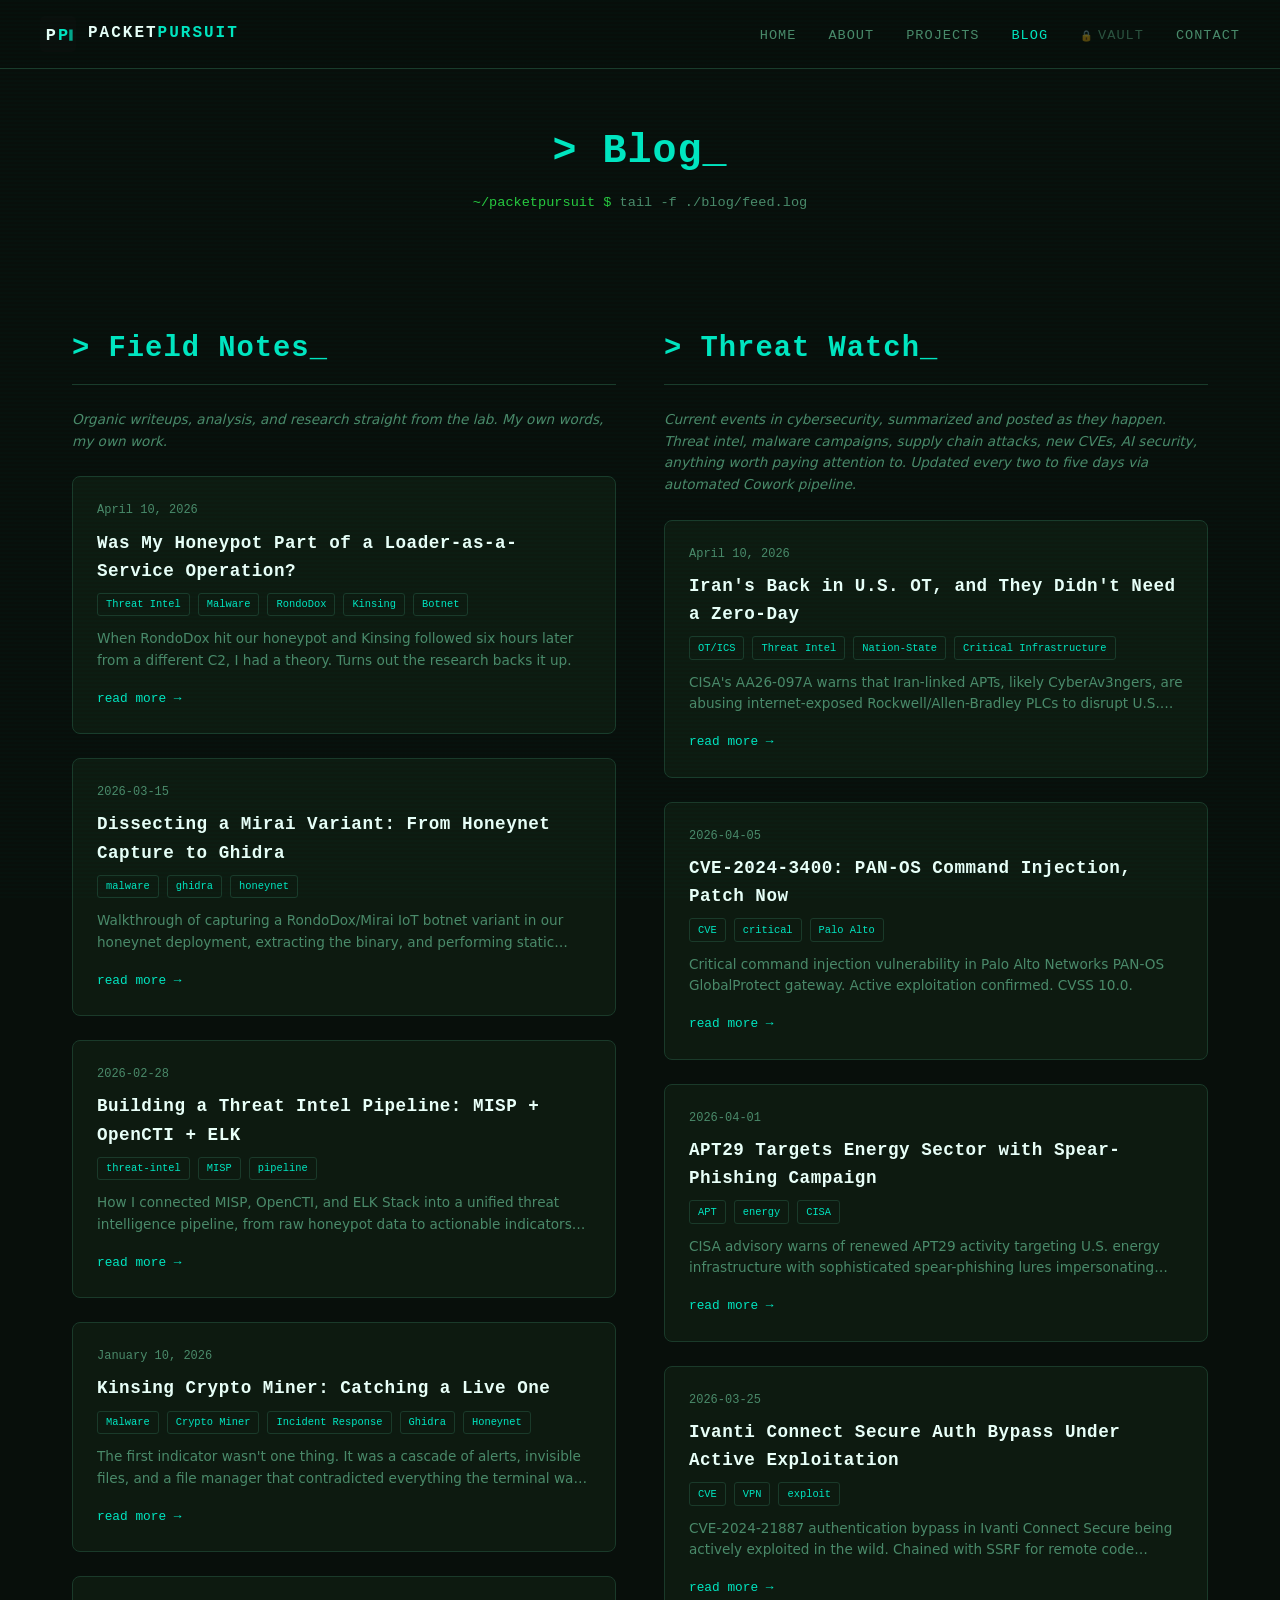
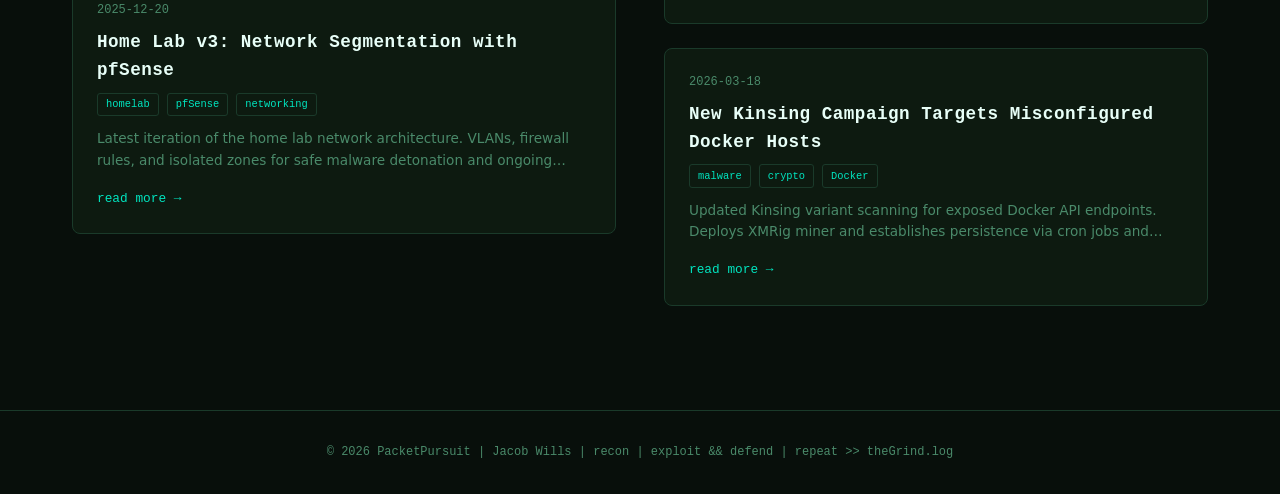
<file: blog.html>
<!DOCTYPE html>
<html lang="en">
<head>
    <meta charset="UTF-8">
    <meta name="viewport" content="width=device-width, initial-scale=1.0">
    <title>Blog | PacketPursuit, Jacob Wills</title>
    <meta name="description" content="Cybersecurity blog. Field notes, threat intel, malware analysis, and automated threat feeds.">
    <link rel="icon" type="image/svg+xml" href="assets/favicon.svg">
    <link rel="stylesheet" href="css/style.css">
</head>
<body>
    <!-- Nav -->
    <nav>
        <div class="nav-inner">
            <a href="index.html" class="logo-link">
                <img src="assets/favicon.svg" alt="PP">
                <span class="logo-text">PACKET<span>PURSUIT</span></span>
            </a>
            <button class="hamburger" aria-label="Toggle navigation">
                <span></span><span></span><span></span>
            </button>
            <ul>
                <li><a href="index.html">Home</a></li>
                <li><a href="about.html">About</a></li>
                <li><a href="projects.html">Projects</a></li>
                <li><a href="blog.html" class="active">Blog</a></li>
                <li><a href="vault.html" class="vault-link">Vault</a></li>
                <li><a href="contact.html">Contact</a></li>
            </ul>
        </div>
    </nav>

    <!-- Page Header -->
    <div class="page-header">
        <h1>&gt; Blog_</h1>
        <p class="prompt-line"><span>~/packetpursuit $</span> tail -f ./blog/feed.log</p>
    </div>

    <!-- Blog Grid -->
    <section>
        <div class="container">
            <div class="blog-grid">

                <!-- Field Notes (Manual, Jake's own work) -->
                <div class="blog-column fade-in">
                    <h2>&gt; Field Notes_</h2>
                    <p class="column-desc">Organic writeups, analysis, and research straight from the lab. My own words, my own work.</p>

                    <!-- Rondodox LaaS post (moved here from Threat Watch) -->
                    <div class="post-card">
                        <div class="post-meta">April 10, 2026</div>
                        <h3 class="post-title">Was My Honeypot Part of a Loader-as-a-Service Operation?</h3>
                        <div class="post-tags">
                            <span>Threat Intel</span>
                            <span>Malware</span>
                            <span>RondoDox</span>
                            <span>Kinsing</span>
                            <span>Botnet</span>
                        </div>
                        <p class="post-excerpt">When RondoDox hit our honeypot and Kinsing followed six hours later from a different C2, I had a theory. Turns out the research backs it up.</p>
                        <div class="post-body" style="display:none;">
                            <p>When our honeypot at agricultureintech.net went live, it took less than six hours to receive its first malware. RondoDox came in first, established persistence, and went quiet. Then approximately six hours later, a separate C2 server delivered Kinsing along with an XMRig miner that immediately began consuming 401% CPU mining Monero.</p>
                            <p>At the time, the working theory among the team was that this might be a turf war between competing malware operators. That is a documented phenomenon. But something about the timing felt too clean. RondoDox came in like a scout. Kinsing came in like a payload.</p>
                            <p>The theory I kept coming back to was this: RondoDox did not just infect us. It processed us. It added our endpoint to a pool of compromised machines, and that pool was sold or leased to a Kinsing operator who then pushed their payload to the entire batch. We were not a target. We were inventory.</p>
                            <p>As it turns out, the research supports this. CloudSEK documented a large-scale Loader-as-a-Service botnet distributing RondoDox, Mirai, and Morte payloads, with a 230% attack spike in mid-2025. Trend Micro's analysis confirmed that RondoDox broadened its distribution using a loader-as-a-service infrastructure that co-packages payloads and delivers them to compromised endpoint pools. FortiGuard observed the same hybrid infrastructure.</p>
                            <p>The operational picture is straightforward. RondoDox is the acquisition layer. It uses an exploit shotgun approach, firing dozens of known CVEs at internet-exposed infrastructure until something lands. Once it gets in, it establishes persistence and checks in. The infected endpoint gets aggregated into a pool. That pool is then monetized, either through the operator's own secondary payloads or by leasing access to other threat actors. In our case, whoever bought or leased access to our endpoint pushed Kinsing and XMRig.</p>
                            <p>This is consistent with what we observed in the forensic extraction. RondoDox was present but had not established standard persistence paths. Kinsing, on the other hand, had full persistence via a root crontab running a fileless dropper every minute, a backup binary, and a lock file. Kinsing looked like it owned the machine. RondoDox looked like it was just passing through.</p>
                            <p>The forensic artifacts, IOCs, SHA-256 hashes, and MITRE ATT&amp;CK mapping from this incident are documented in the Honeynet Research Platform section of this portfolio. Full reports are available for download there.</p>
                            <p>The main takeaway is not just that these two malware families appeared together. It is that the infrastructure model behind their delivery is increasingly commodified. RondoDox is not just a botnet. It is a distribution mechanism for whoever pays for it.</p>
                        </div>
                        <a href="#" class="read-more" onclick="togglePost(this); return false;">read more &rarr;</a>
                    </div>

                    <div class="post-card">
                        <div class="post-meta">2026-03-15</div>
                        <h3 class="post-title">Dissecting a Mirai Variant: From Honeynet Capture to Ghidra</h3>
                        <div class="post-tags">
                            <span>malware</span>
                            <span>ghidra</span>
                            <span>honeynet</span>
                        </div>
                        <p class="post-excerpt">Walkthrough of capturing a RondoDox/Mirai IoT botnet variant in our honeynet deployment, extracting the binary, and performing static analysis in Ghidra to map C2 infrastructure.</p>
                        <div class="post-body" style="display:none;">
                            <p>Full writeup coming soon. This post will walk through the capture-to-analysis pipeline for the RondoDox variant observed in the agricultureintech.net honeynet, including the Ghidra 11.3.1 workflow used to identify the 9-layer XOR-encrypted C2 configuration.</p>
                        </div>
                        <a href="#" class="read-more" onclick="togglePost(this); return false;">read more &rarr;</a>
                    </div>

                    <div class="post-card">
                        <div class="post-meta">2026-02-28</div>
                        <h3 class="post-title">Building a Threat Intel Pipeline: MISP + OpenCTI + ELK</h3>
                        <div class="post-tags">
                            <span>threat-intel</span>
                            <span>MISP</span>
                            <span>pipeline</span>
                        </div>
                        <p class="post-excerpt">How I connected MISP, OpenCTI, and ELK Stack into a unified threat intelligence pipeline, from raw honeypot data to actionable indicators shared via STIX/TAXII.</p>
                        <div class="post-body" style="display:none;">
                            <p>Full writeup coming soon. This post will document the pipeline architecture, the migration from containerized OpenCTI to a standalone Debian systemd deployment, and the lessons learned connecting Security Onion event streams to MISP via Logstash.</p>
                        </div>
                        <a href="#" class="read-more" onclick="togglePost(this); return false;">read more &rarr;</a>
                    </div>

                    <div class="post-card">
                        <div class="post-meta">January 10, 2026</div>
                        <h3 class="post-title">Kinsing Crypto Miner: Catching a Live One</h3>
                        <div class="post-tags">
                            <span>Malware</span>
                            <span>Crypto Miner</span>
                            <span>Incident Response</span>
                            <span>Ghidra</span>
                            <span>Honeynet</span>
                        </div>
                        <p class="post-excerpt">The first indicator wasn't one thing. It was a cascade of alerts, invisible files, and a file manager that contradicted everything the terminal was telling me.</p>
                        <div class="post-body" style="display:none;">
                            <p>I want to write this one for people who are newer to this and have never stared at a live infection before and wondered what they were actually looking at. The first time is disorienting in a way that no lab exercise prepares you for.</p>

                            <p>We had deployed a deliberately vulnerable environment at agricultureintech.net, an Apache web server with an outdated ActiveMQ instance sitting on port 61616, CVE-2023-46604 wide open. I knew it was only a matter of time. Before we went live I had built Elastic detection rules specifically tuned to that service, so when the compromise happened the alerts fired immediately. Good news. Understanding what had actually landed took considerably longer.</p>

                            <p>The initial alerts were noisy in the right way: file modification events, process spawning from unusual parents, outbound connections to addresses we had no business talking to. I started working through it the normal way. Checked <code>/etc/data/</code> where the payload had been dropped. Ran <code>ls -la</code>. Could see <code>libsystem.so</code> sitting there but nothing else. Ran <code>stat</code> on the directory. Normal. Ran <code>top</code> to look for suspicious processes. Got killed mid-output. Tried <code>htop</code>. Same. Every time I tried to get eyes on what was consuming resources or sitting in that directory, something was actively interfering.</p>

                            <p>This was my first real encounter with a rootkit operating in front of me in real time and I did not immediately recognize it for what it was.</p>

                            <p>A few weeks before this event I had installed a GUI on our headless Ubuntu server for team members who were less comfortable working purely in the terminal. In what turned out to be a lucky call, I opened the file manager and navigated to <code>/etc/data/</code>. Kinsing was right there. Full binary, plain as day, 5.9 megabytes sitting in a non-standard directory with world-executable permissions. The same directory where <code>ls</code> was showing me nothing.</p>

                            <p>That mismatch is when it clicked. The rootkit was hooking library calls to hide itself from command-line tools while remaining visible to anything that accessed the filesystem through a different path. A quick check of <code>/etc/ld.so.preload</code> confirmed it: <code>libsystem.so</code> was loaded there, intercepting standard library calls and filtering out any results related to the Kinsing process and files.</p>

                            <p>Secondary indicators we documented alongside this: consistent beaconing on port 31190 to a C2 server, XMRig miner running as <code>kdevtmpfsi</code> consuming over 400% CPU across four cores, connecting to a mining pool at <code>185.221.152.130:443</code> over HTTPS to blend with legitimate traffic, and a root crontab executing a fileless dropper every single minute by piping a remote shell script directly to bash. No file on disk. Invisible to file-based scanning.</p>

                            <p>From there the team spent about a week documenting everything, extracting the binaries safely, and working through the analysis. I used Ghidra for static analysis on the RondoDox binary, which was the more reversible of the two: statically linked, stripped, but fully decompilable. Kinsing was a 5.9MB Go binary with 3,826 functions and considerably more surface area to work through.</p>

                            <p>Here is the part worth sharing honestly: what took me and the team a week, a Claude Code agent running Ghidra via Computer Use on our malware analysis box did in about two hours. Full function map, C2 infrastructure, persistence mechanisms, rootkit behavior, MITRE ATT&amp;CK mapping. It caught everything I caught and a few things I had missed. That is not a comfortable thing to admit but it is true and it is useful. The manual work built the intuition. The agent built the report. Both have their place.</p>

                            <p>Full technical documentation including SHA-256 hashes, IOCs, C2 addresses, and the complete MITRE ATT&amp;CK mapping from this incident is in the Honeynet Research Platform section of this portfolio.</p>
                        </div>
                        <a href="#" class="read-more" onclick="togglePost(this); return false;">read more &rarr;</a>
                    </div>

                    <div class="post-card">
                        <div class="post-meta">2025-12-20</div>
                        <h3 class="post-title">Home Lab v3: Network Segmentation with pfSense</h3>
                        <div class="post-tags">
                            <span>homelab</span>
                            <span>pfSense</span>
                            <span>networking</span>
                        </div>
                        <p class="post-excerpt">Latest iteration of the home lab network architecture. VLANs, firewall rules, and isolated zones for safe malware detonation and ongoing research.</p>
                        <div class="post-body" style="display:none;">
                            <p>Full writeup coming soon. This post will document the VLAN layout on the Ubiquiti UniFi US-8-60W, the pfSense firewall rules segmenting the honeynet from the production network, and the sandbox environment used for static and dynamic malware analysis.</p>
                        </div>
                        <a href="#" class="read-more" onclick="togglePost(this); return false;">read more &rarr;</a>
                    </div>
                </div>

                <!-- Threat Watch (Automated) -->
                <div class="blog-column fade-in">
                    <h2>&gt; Threat Watch_</h2>
                    <p class="column-desc">Current events in cybersecurity, summarized and posted as they happen. Threat intel, malware campaigns, supply chain attacks, new CVEs, AI security, anything worth paying attention to. Updated every two to five days via automated Cowork pipeline.</p>

                    <!-- THREAT-WATCH-POSTS-START -->
                <div class="post-card threat-watch-auto">
                    <div class="post-meta">April 10, 2026</div>
                    <h3 class="post-title">Iran's Back in U.S. OT, and They Didn't Need a Zero-Day</h3>
                    <div class="post-tags"><span class="tag">OT/ICS</span><span class="tag">Threat Intel</span><span class="tag">Nation-State</span><span class="tag">Critical Infrastructure</span></div>
                    <p class="post-excerpt">CISA's AA26-097A warns that Iran-linked APTs, likely CyberAv3ngers, are abusing internet-exposed Rockwell/Allen-Bradley PLCs to disrupt U.S. water, energy, and local government. No zero-day required, just bad exposure.</p>
                    <div class="post-body" style="display:none;"><p>CISA dropped AA26-097A this week and it pulled me right in. Iran-linked actors are back in U.S. critical infrastructure, and they are not bothering with fancy zero-days. They are walking through the front door on internet-exposed PLCs.</p>

<p>The advisory, co-sealed by CISA, FBI, NSA, EPA and DoE on April 7, names the target: Rockwell Automation / Allen-Bradley PLCs sitting on the public internet. The operators are reaching in with Studio 5000 Logix Designer from leased overseas infrastructure, opening legitimate sessions to the controllers, and messing with project files and HMI/SCADA displays. Water and wastewater, local government, and energy sector victims have already reported operational disruption.</p>

<p>If the TTPs sound familiar, they should. This lines up with CyberAv3ngers, aka Shahid Kaveh Group, the IRGC Cyber Electronic Command crew that lit up the Aliquippa water authority back in 2023 by hitting Unitronics Vision PLCs with default creds. Same playbook, new vendor. Escalation is tracking with the current Iran / U.S. / Israel tensions, and NERC says it is actively watching the grid.</p>

<p>What bugs me is that none of this requires a CVE. It is exposed ICS on TCP/44818 and 2222, weak or default authentication, and engineering workstations trusting any source that speaks EtherNet/IP. A Shodan query and a copy of Studio 5000 is most of the kill chain.</p>

<p>Practical takeaway: if you own OT, stop assuming obscurity is a control. Pull your PLCs off the public internet today, put them behind a properly segmented DMZ with a jump host, enforce CIP Security or at minimum strong auth, and alert on any Logix session from an unknown source. If you cannot tell me the last time someone audited your HMI's exposure, that is the project for Monday morning.</p></div>
                    <a href="#" class="read-more" onclick="togglePost(this); return false;">read more &rarr;</a>
                </div>

                    <div class="post-card">
                        <div class="post-meta">2026-04-05</div>
                        <h3 class="post-title">CVE-2024-3400: PAN-OS Command Injection, Patch Now</h3>
                        <div class="post-tags">
                            <span>CVE</span>
                            <span>critical</span>
                            <span>Palo Alto</span>
                        </div>
                        <p class="post-excerpt">Critical command injection vulnerability in Palo Alto Networks PAN-OS GlobalProtect gateway. Active exploitation confirmed. CVSS 10.0.</p>
                        <div class="post-body" style="display:none;">
                            <p>A critical unauthenticated command injection vulnerability in the PAN-OS GlobalProtect gateway feature is under active exploitation. The bug, tracked as CVE-2024-3400, allows remote attackers to execute arbitrary commands as root on affected firewalls. Palo Alto Networks has released hotfixes across all maintained PAN-OS 10.2, 11.0, and 11.1 branches. Any organization exposing GlobalProtect portals should patch immediately.</p>
                        </div>
                        <a href="#" class="read-more" onclick="togglePost(this); return false;">read more &rarr;</a>
                    </div>

                    <div class="post-card">
                        <div class="post-meta">2026-04-01</div>
                        <h3 class="post-title">APT29 Targets Energy Sector with Spear-Phishing Campaign</h3>
                        <div class="post-tags">
                            <span>APT</span>
                            <span>energy</span>
                            <span>CISA</span>
                        </div>
                        <p class="post-excerpt">CISA advisory warns of renewed APT29 activity targeting U.S. energy infrastructure with sophisticated spear-phishing lures impersonating regulatory bodies.</p>
                        <div class="post-body" style="display:none;">
                            <p>CISA released a joint advisory detailing new APT29 tradecraft observed against U.S. energy sector targets. The campaign uses spear-phishing lures impersonating NERC and FERC, delivers credential harvesters via OneDrive links, and pivots to long-dwell cloud persistence using service principal abuse. Recommended mitigations include conditional access policies, hardware-backed MFA for privileged accounts, and increased monitoring of OAuth grant activity.</p>
                        </div>
                        <a href="#" class="read-more" onclick="togglePost(this); return false;">read more &rarr;</a>
                    </div>

                    <div class="post-card">
                        <div class="post-meta">2026-03-25</div>
                        <h3 class="post-title">Ivanti Connect Secure Auth Bypass Under Active Exploitation</h3>
                        <div class="post-tags">
                            <span>CVE</span>
                            <span>VPN</span>
                            <span>exploit</span>
                        </div>
                        <p class="post-excerpt">CVE-2024-21887 authentication bypass in Ivanti Connect Secure being actively exploited in the wild. Chained with SSRF for remote code execution.</p>
                        <div class="post-body" style="display:none;">
                            <p>Ivanti Connect Secure and Policy Secure gateways are under active exploitation via CVE-2024-21887 chained with CVE-2023-46805. The combination enables unauthenticated remote code execution through a server-side request forgery and command injection chain. Mandiant has attributed early exploitation to a suspected China-nexus actor. Emergency patches and the official mitigation XML should be applied immediately.</p>
                        </div>
                        <a href="#" class="read-more" onclick="togglePost(this); return false;">read more &rarr;</a>
                    </div>

                    <div class="post-card">
                        <div class="post-meta">2026-03-18</div>
                        <h3 class="post-title">New Kinsing Campaign Targets Misconfigured Docker Hosts</h3>
                        <div class="post-tags">
                            <span>malware</span>
                            <span>crypto</span>
                            <span>Docker</span>
                        </div>
                        <p class="post-excerpt">Updated Kinsing variant scanning for exposed Docker API endpoints. Deploys XMRig miner and establishes persistence via cron jobs and rootkit modules.</p>
                        <div class="post-body" style="display:none;">
                            <p>A new Kinsing campaign is actively scanning the internet for exposed Docker API endpoints on port 2375. On successful access, the operator deploys the standard XMRig Monero miner, installs a libsystem.so rootkit via /etc/ld.so.preload, and establishes persistence through a root crontab running a fileless dropper. The TTPs match the binary captured in our honeynet, suggesting shared infrastructure or a forked operator.</p>
                        </div>
                        <a href="#" class="read-more" onclick="togglePost(this); return false;">read more &rarr;</a>
                    </div>
                </div>
            </div>
        </div>
    </section>

    <!-- Footer -->
    <footer>
        <p>&copy; 2026 PacketPursuit | Jacob Wills | recon | exploit &amp;&amp; defend | repeat &gt;&gt; theGrind.log</p>
    </footer>

    <script src="js/main.js"></script>
</body>
</html>
</file>
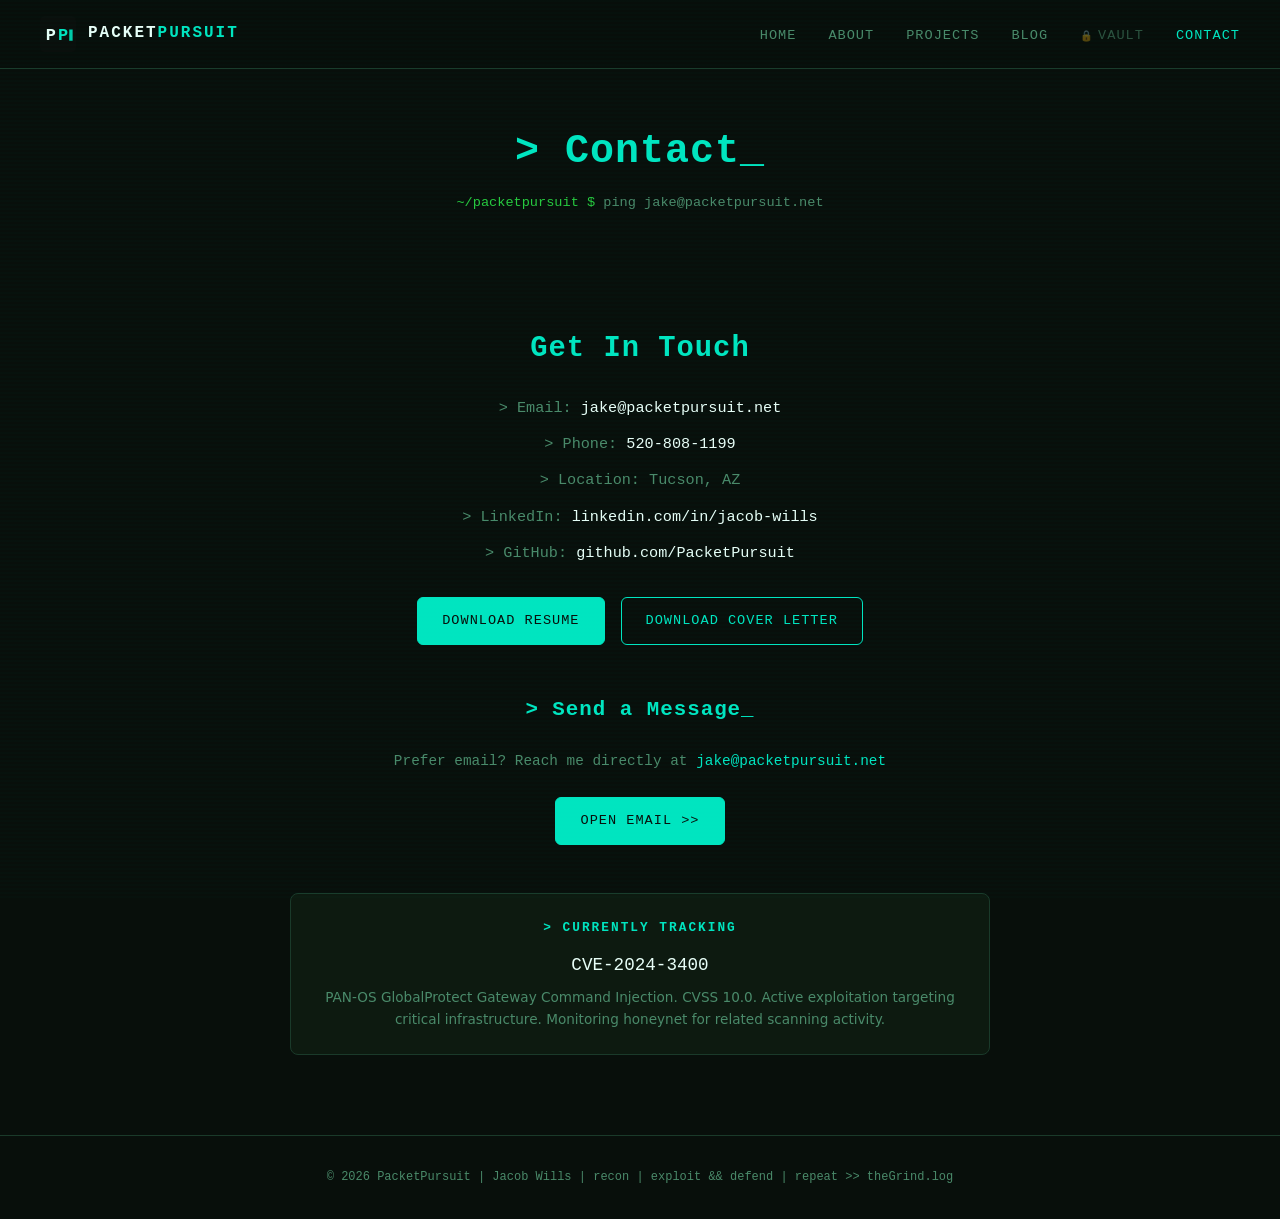
<file: contact.html>
<!DOCTYPE html>
<html lang="en">
<head>
    <meta charset="UTF-8">
    <meta name="viewport" content="width=device-width, initial-scale=1.0">
    <title>Contact | PacketPursuit, Jacob Wills</title>
    <meta name="description" content="Get in touch with Jacob Wills. Cybersecurity professional, veteran.">
    <link rel="icon" type="image/svg+xml" href="assets/favicon.svg">
    <link rel="stylesheet" href="css/style.css">
</head>
<body>
    <!-- Nav -->
    <nav>
        <div class="nav-inner">
            <a href="index.html" class="logo-link">
                <img src="assets/favicon.svg" alt="PP">
                <span class="logo-text">PACKET<span>PURSUIT</span></span>
            </a>
            <button class="hamburger" aria-label="Toggle navigation">
                <span></span><span></span><span></span>
            </button>
            <ul>
                <li><a href="index.html">Home</a></li>
                <li><a href="about.html">About</a></li>
                <li><a href="projects.html">Projects</a></li>
                <li><a href="blog.html">Blog</a></li>
                <li><a href="vault.html" class="vault-link">Vault</a></li>
                <li><a href="contact.html" class="active">Contact</a></li>
            </ul>
        </div>
    </nav>

    <!-- Page Header -->
    <div class="page-header">
        <h1>&gt; Contact_</h1>
        <p class="prompt-line"><span>~/packetpursuit $</span> ping jake@packetpursuit.net</p>
    </div>

    <!-- Contact -->
    <section>
        <div class="container">
            <div class="contact-layout fade-in">
                <div class="contact-info">
                    <h2>Get In Touch</h2>
                    <div class="contact-item">
                        &gt; Email: <a href="mailto:jake@packetpursuit.net">jake@packetpursuit.net</a>
                    </div>
                    <div class="contact-item">
                        &gt; Phone: <a href="tel:+15208081199">520-808-1199</a>
                    </div>
                    <div class="contact-item">
                        &gt; Location: Tucson, AZ
                    </div>
                    <div class="contact-item">
                        &gt; LinkedIn: <a href="https://www.linkedin.com/in/jacob-wills-64ba38330/" target="_blank" rel="noopener">linkedin.com/in/jacob-wills</a>
                    </div>
                    <div class="contact-item">
                        &gt; GitHub: <a href="https://github.com/PacketPursuit" target="_blank" rel="noopener">github.com/PacketPursuit</a>
                    </div>

                    <div class="download-btns">
                        <a href="assets/resume.pdf" download class="btn btn-primary">Download Resume</a>
                        <a href="assets/coverletter.pdf" download class="btn">Download Cover Letter</a>
                    </div>
                </div>

                <!-- Mailto Contact Block -->
                <div class="contact-form">
                    <h3>&gt; Send a Message_</h3>
                    <p style="text-align: center; color: var(--text-secondary); font-family: var(--font-mono); font-size: 0.9rem; margin-bottom: 1.5rem;">
                        Prefer email? Reach me directly at <a href="mailto:jake@packetpursuit.net">jake@packetpursuit.net</a>
                    </p>
                    <div class="form-submit">
                        <a href="mailto:jake@packetpursuit.net?subject=PacketPursuit Contact" class="btn btn-primary">Open Email &gt;&gt;</a>
                    </div>
                </div>

                <!-- Tracking Widget -->
                <div class="tracking-widget">
                    <h4>&gt; Currently Tracking</h4>
                    <div class="cve-id">CVE-2024-3400</div>
                    <div class="cve-desc">
                        PAN-OS GlobalProtect Gateway Command Injection. CVSS 10.0. Active exploitation targeting critical infrastructure. Monitoring honeynet for related scanning activity.
                    </div>
                </div>
            </div>
        </div>
    </section>

    <!-- Footer -->
    <footer>
        <p>&copy; 2026 PacketPursuit | Jacob Wills | recon | exploit &amp;&amp; defend | repeat &gt;&gt; theGrind.log</p>
    </footer>

    <script src="js/main.js"></script>
</body>
</html>
</file>
<file: css/style.css>
/* ===== RESET & BASE ===== */
*, *::before, *::after {
    margin: 0;
    padding: 0;
    box-sizing: border-box;
}

:root {
    --bg: #080f0b;
    --surface: #0d1a10;
    --border: #1a3a2a;
    --accent: #00e5c0;
    --green: #27c93f;
    --text: #e8fff8;
    --text-secondary: #4a8a6a;
    --font-mono: 'Courier New', monospace;
    --font-body: system-ui, -apple-system, sans-serif;
}

html {
    scroll-behavior: smooth;
}

body {
    background: var(--bg);
    color: var(--text);
    font-family: var(--font-body);
    line-height: 1.6;
    overflow-x: hidden;
}

/* ===== SCANLINE OVERLAY ===== */
body::before {
    content: '';
    position: fixed;
    top: 0;
    left: 0;
    width: 100%;
    height: 100%;
    pointer-events: none;
    z-index: 9999;
    background: repeating-linear-gradient(
        0deg,
        transparent,
        transparent 2px,
        rgba(0, 229, 192, 0.015) 2px,
        rgba(0, 229, 192, 0.015) 4px
    );
}

/* ===== TYPOGRAPHY ===== */
h1, h2, h3, h4 {
    font-family: var(--font-mono);
    color: var(--text);
    letter-spacing: 1px;
}

h1 { font-size: 2.5rem; }
h2 { font-size: 1.8rem; margin-bottom: 1.5rem; }
h3 { font-size: 1.3rem; }

a {
    color: var(--accent);
    text-decoration: none;
    transition: color 0.2s;
}

a:hover {
    color: var(--green);
}

/* ===== LAYOUT ===== */
.container {
    max-width: 1200px;
    margin: 0 auto;
    padding: 0 2rem;
}

section {
    padding: 5rem 0;
}

/* ===== NAV ===== */
nav {
    position: fixed;
    top: 0;
    left: 0;
    right: 0;
    z-index: 1000;
    background: rgba(8, 15, 11, 0.95);
    backdrop-filter: blur(10px);
    border-bottom: 1px solid var(--border);
    padding: 1rem 2rem;
}

nav .nav-inner {
    max-width: 1200px;
    margin: 0 auto;
    display: flex;
    justify-content: space-between;
    align-items: center;
}

nav .logo-link {
    display: flex;
    align-items: center;
    gap: 0.75rem;
}

nav .logo-link img {
    height: 36px;
    width: auto;
}

nav .logo-text {
    font-family: var(--font-mono);
    font-size: 1rem;
    font-weight: 700;
    color: var(--text);
    letter-spacing: 2px;
}

nav .logo-text span {
    color: var(--accent);
}

nav ul {
    list-style: none;
    display: flex;
    gap: 2rem;
}

nav ul a {
    font-family: var(--font-mono);
    font-size: 0.85rem;
    color: var(--text-secondary);
    letter-spacing: 1px;
    text-transform: uppercase;
    transition: color 0.2s;
}

nav ul a:hover,
nav ul a.active {
    color: var(--accent);
}

.hamburger {
    display: none;
    flex-direction: column;
    gap: 5px;
    cursor: pointer;
    background: none;
    border: none;
    padding: 4px;
}

.hamburger span {
    display: block;
    width: 24px;
    height: 2px;
    background: var(--accent);
    transition: transform 0.3s, opacity 0.3s;
}

.hamburger.open span:nth-child(1) {
    transform: rotate(45deg) translate(5px, 5px);
}

.hamburger.open span:nth-child(2) {
    opacity: 0;
}

.hamburger.open span:nth-child(3) {
    transform: rotate(-45deg) translate(5px, -5px);
}

/* ===== HERO ===== */
.hero {
    min-height: 100vh;
    display: flex;
    align-items: center;
    justify-content: center;
    text-align: center;
    padding-top: 80px;
}

.hero-terminal {
    background: var(--surface);
    border: 1px solid var(--border);
    border-radius: 8px;
    padding: 2rem 3rem;
    max-width: 700px;
    width: 100%;
    text-align: left;
}

.terminal-dots {
    display: flex;
    gap: 8px;
    margin-bottom: 1rem;
    padding-bottom: 1rem;
    border-bottom: 1px solid var(--border);
}

.terminal-dots span {
    width: 12px;
    height: 12px;
    border-radius: 50%;
}

.dot-red { background: #ff5f56; }
.dot-yellow { background: #ffbd2e; }
.dot-green { background: #27c93f; }

.hero-name {
    font-family: var(--font-mono);
    font-size: 2.2rem;
    font-weight: 700;
    color: var(--text);
    margin-bottom: 0.5rem;
}

.hero-name .cursor {
    display: inline-block;
    width: 14px;
    height: 2.2rem;
    background: var(--accent);
    margin-left: 4px;
    vertical-align: middle;
    animation: blink 1.2s step-end infinite;
}

.hero-tagline {
    font-family: var(--font-mono);
    color: var(--accent);
    font-size: 1.1rem;
    margin-bottom: 1rem;
    opacity: 0;
    transition: opacity 0.8s ease;
}

.hero-tagline.visible {
    opacity: 1;
}

.hero-bio {
    color: var(--text-secondary);
    font-size: 0.95rem;
    line-height: 1.7;
    margin-bottom: 1.5rem;
    opacity: 0;
    transition: opacity 0.8s ease 0.3s;
}

.hero-bio.visible {
    opacity: 1;
}

.hero-prompt {
    font-family: var(--font-mono);
    color: var(--text-secondary);
    font-size: 0.85rem;
    margin-bottom: 0.5rem;
}

.hero-prompt span {
    color: var(--green);
}

@keyframes blink {
    0%, 100% { opacity: 1; }
    50% { opacity: 0; }
}

/* ===== CTA CARDS ===== */
.cta-grid {
    display: grid;
    grid-template-columns: repeat(3, 1fr);
    gap: 1.5rem;
    margin-top: 3rem;
}

.cta-card {
    background: var(--surface);
    border: 1px solid var(--border);
    border-radius: 8px;
    padding: 2rem;
    text-align: center;
    transition: border-color 0.3s, transform 0.3s, box-shadow 0.3s;
}

.cta-card:hover {
    border-color: var(--accent);
    transform: translateY(-4px);
    box-shadow: 0 4px 20px rgba(0, 229, 192, 0.1);
}

.cta-card h3 {
    color: var(--accent);
    margin-bottom: 0.5rem;
}

.cta-card p {
    color: var(--text-secondary);
    font-size: 0.9rem;
    margin-bottom: 1rem;
}

.cta-card a {
    font-family: var(--font-mono);
    font-size: 0.85rem;
}

/* ===== THREAT TICKER ===== */
.ticker-section {
    border-top: 1px solid var(--border);
    padding: 1rem 0;
    overflow: hidden;
}

.ticker-wrap {
    display: flex;
    animation: ticker 30s linear infinite;
}

.ticker-item {
    flex-shrink: 0;
    padding: 0 3rem;
    font-family: var(--font-mono);
    font-size: 0.8rem;
    color: var(--text-secondary);
    white-space: nowrap;
}

.ticker-item .tag {
    color: var(--accent);
    margin-right: 0.5rem;
}

@keyframes ticker {
    0% { transform: translateX(0); }
    100% { transform: translateX(-50%); }
}

/* ===== ABOUT PAGE ===== */
.about-grid {
    display: grid;
    grid-template-columns: 1fr 2fr;
    gap: 3rem;
    align-items: start;
}

.about-sidebar {
    position: sticky;
    top: 100px;
}

.photo-placeholder {
    width: 100%;
    aspect-ratio: 1;
    background: var(--surface);
    border: 1px solid var(--border);
    border-radius: 8px;
    display: flex;
    align-items: center;
    justify-content: center;
    font-family: var(--font-mono);
    color: var(--text-secondary);
    font-size: 0.85rem;
    margin-bottom: 1.5rem;
    overflow: hidden;
}

.profile-photo {
    width: 220px;
    height: 220px;
    max-width: 100%;
    border-radius: 50%;
    object-fit: cover;
    border: 3px solid var(--accent);
    box-shadow: 0 0 0 2px var(--bg), 0 0 24px rgba(0, 229, 192, 0.25);
    display: block;
    margin: 0 auto 1.5rem auto;
}

/* ===== PROJECT IMAGES ===== */
.project-img {
    display: block;
    width: 100%;
    max-width: 100%;
    height: auto;
    border: 1px solid var(--border);
    border-radius: 6px;
    margin: 1rem 0;
    transition: border-color 0.3s, transform 0.3s;
}

.project-img:hover {
    border-color: var(--accent);
}

/* ===== SCREENSHOT GALLERY ===== */
.screenshot-gallery {
    display: grid;
    grid-template-columns: repeat(3, 1fr);
    gap: 1rem;
    margin: 1.5rem 0;
}

.screenshot-gallery figure {
    margin: 0;
    background: var(--bg);
    border: 1px solid var(--border);
    border-radius: 6px;
    overflow: hidden;
    cursor: pointer;
    transition: border-color 0.3s, transform 0.3s, box-shadow 0.3s;
}

.screenshot-gallery figure:hover {
    border-color: var(--accent);
    transform: translateY(-3px);
    box-shadow: 0 4px 16px rgba(0, 229, 192, 0.15);
}

.screenshot-gallery img {
    display: block;
    width: 100%;
    height: 160px;
    object-fit: cover;
    background: var(--surface);
}

.screenshot-gallery figcaption {
    padding: 0.6rem 0.8rem;
    font-family: var(--font-mono);
    font-size: 0.7rem;
    color: var(--text-secondary);
    line-height: 1.4;
    border-top: 1px solid var(--border);
}

@media (max-width: 768px) {
    .screenshot-gallery {
        grid-template-columns: 1fr;
    }
}

/* ===== LIGHTBOX ===== */
.lightbox {
    position: fixed;
    inset: 0;
    background: rgba(0, 0, 0, 0.92);
    display: none;
    align-items: center;
    justify-content: center;
    z-index: 20000;
    padding: 2rem;
    cursor: zoom-out;
}

.lightbox.open {
    display: flex;
}

.lightbox img {
    max-width: 95%;
    max-height: 90%;
    border: 1px solid var(--accent);
    border-radius: 6px;
    box-shadow: 0 0 40px rgba(0, 229, 192, 0.25);
}

.lightbox-caption {
    position: absolute;
    bottom: 2rem;
    left: 0;
    right: 0;
    text-align: center;
    font-family: var(--font-mono);
    font-size: 0.85rem;
    color: var(--accent);
    padding: 0 2rem;
}

.lightbox-close {
    position: absolute;
    top: 1.5rem;
    right: 2rem;
    color: var(--accent);
    font-family: var(--font-mono);
    font-size: 2rem;
    background: none;
    border: none;
    cursor: pointer;
}

/* ===== SLIDES EMBED ===== */
.slides-embed {
    margin: 1.5rem 0;
    border: 1px solid var(--border);
    border-radius: 6px;
    overflow: hidden;
    background: var(--bg);
}

.slides-embed iframe {
    display: block;
    width: 100%;
    border: none;
}

/* ===== BLOG POST FULL CONTENT ===== */
.post-content {
    max-height: 0;
    overflow: hidden;
    transition: max-height 0.5s ease;
}

.post-content.open {
    max-height: 4000px;
}

.post-content p {
    color: var(--text-secondary);
    font-size: 0.9rem;
    line-height: 1.75;
    margin-top: 1rem;
    padding-top: 1rem;
    border-top: 1px solid var(--border);
}

.post-content p + p {
    border-top: none;
    padding-top: 0;
}

.social-links {
    display: flex;
    flex-direction: column;
    gap: 0.75rem;
}

.social-links a {
    font-family: var(--font-mono);
    font-size: 0.85rem;
    color: var(--text-secondary);
    transition: color 0.2s;
}

.social-links a:hover {
    color: var(--accent);
}

.about-content h2 {
    color: var(--accent);
    margin-bottom: 1rem;
}

.about-content p {
    color: var(--text-secondary);
    margin-bottom: 1.5rem;
    line-height: 1.8;
}

/* ===== SKILLS GRID ===== */
.skills-section {
    margin-top: 3rem;
}

.skills-grid {
    display: grid;
    grid-template-columns: repeat(3, 1fr);
    gap: 1.5rem;
    margin-top: 1.5rem;
}

.skill-category {
    background: var(--surface);
    border: 1px solid var(--border);
    border-radius: 8px;
    padding: 1.5rem;
}

.skill-category h4 {
    color: var(--accent);
    font-size: 0.85rem;
    text-transform: uppercase;
    letter-spacing: 2px;
    margin-bottom: 1rem;
}

.skill-category ul {
    list-style: none;
}

.skill-category li {
    color: var(--text-secondary);
    font-size: 0.9rem;
    padding: 0.3rem 0;
    font-family: var(--font-mono);
}

.skill-category li::before {
    content: '> ';
    color: var(--green);
}

/* ===== BADGES ===== */
.badges {
    display: flex;
    gap: 1rem;
    margin-top: 2rem;
    flex-wrap: wrap;
}

.badge {
    background: var(--surface);
    border: 1px solid var(--border);
    border-radius: 6px;
    padding: 0.75rem 1.25rem;
    font-family: var(--font-mono);
    font-size: 0.8rem;
    color: var(--accent);
    letter-spacing: 1px;
}

.badge.clearance {
    border-color: #ff5f56;
    color: #ff5f56;
}

/* ===== CERTIFICATIONS ===== */
.certs-grid {
    display: grid;
    grid-template-columns: repeat(auto-fill, minmax(200px, 1fr));
    gap: 1rem;
    margin-top: 1.5rem;
}

.cert-item {
    background: var(--surface);
    border: 1px solid var(--border);
    border-radius: 6px;
    padding: 1rem;
    font-family: var(--font-mono);
    font-size: 0.85rem;
    color: var(--text);
}

.cert-item .cert-org {
    color: var(--text-secondary);
    font-size: 0.75rem;
    display: block;
    margin-top: 0.25rem;
}

/* ===== PROJECTS ===== */
.projects-grid {
    display: grid;
    grid-template-columns: repeat(auto-fill, minmax(340px, 1fr));
    gap: 1.5rem;
}

.project-card {
    background: var(--surface);
    border: 1px solid var(--border);
    border-radius: 8px;
    padding: 2rem;
    transition: border-color 0.3s, transform 0.3s, box-shadow 0.3s;
}

.project-card:hover {
    border-color: var(--accent);
    transform: translateY(-4px);
    box-shadow: 0 4px 20px rgba(0, 229, 192, 0.1);
}

.project-card.featured {
    grid-column: 1 / -1;
    border-color: var(--accent);
    background: linear-gradient(135deg, var(--surface) 0%, rgba(0, 229, 192, 0.03) 100%);
}

.project-card .featured-tag {
    display: inline-block;
    font-family: var(--font-mono);
    font-size: 0.7rem;
    color: var(--bg);
    background: var(--accent);
    padding: 0.2rem 0.6rem;
    border-radius: 3px;
    letter-spacing: 2px;
    text-transform: uppercase;
    margin-bottom: 0.75rem;
}

.project-card h3 {
    color: var(--text);
    margin-bottom: 0.75rem;
}

.project-tags {
    display: flex;
    flex-wrap: wrap;
    gap: 0.5rem;
    margin-bottom: 1rem;
}

.project-tags span {
    font-family: var(--font-mono);
    font-size: 0.7rem;
    padding: 0.2rem 0.6rem;
    border: 1px solid var(--border);
    border-radius: 3px;
    color: var(--text-secondary);
}

.project-card p {
    color: var(--text-secondary);
    font-size: 0.9rem;
    line-height: 1.7;
    margin-bottom: 1rem;
}

.project-detail {
    max-height: 0;
    overflow: hidden;
    transition: max-height 0.6s ease;
}

.project-detail.open {
    max-height: 8000px;
}

.project-detail p {
    padding-top: 1rem;
    border-top: 1px solid var(--border);
}

.project-links {
    display: flex;
    gap: 1rem;
    margin-top: 1rem;
}

.project-links a {
    font-family: var(--font-mono);
    font-size: 0.8rem;
}

.expand-btn {
    background: none;
    border: 1px solid var(--border);
    color: var(--text-secondary);
    font-family: var(--font-mono);
    font-size: 0.8rem;
    padding: 0.4rem 1rem;
    border-radius: 4px;
    cursor: pointer;
    transition: border-color 0.2s, color 0.2s;
}

.expand-btn:hover {
    border-color: var(--accent);
    color: var(--accent);
}

/* CTF Section */
.ctf-section {
    margin-top: 3rem;
    padding-top: 3rem;
    border-top: 1px solid var(--border);
}

.ctf-placeholder {
    background: var(--surface);
    border: 1px solid var(--border);
    border-radius: 8px;
    padding: 3rem;
    text-align: center;
}

.ctf-placeholder p {
    color: var(--text-secondary);
    font-family: var(--font-mono);
    font-size: 0.9rem;
}

/* ===== BLOG ===== */
.blog-grid {
    display: grid;
    grid-template-columns: 1fr 1fr;
    gap: 3rem;
}

.blog-column h2 {
    color: var(--accent);
    margin-bottom: 1.5rem;
    padding-bottom: 0.75rem;
    border-bottom: 1px solid var(--border);
}

.blog-column .column-desc {
    color: var(--text-secondary);
    font-size: 0.85rem;
    margin-bottom: 1.5rem;
    font-style: italic;
}

.post-card {
    background: var(--surface);
    border: 1px solid var(--border);
    border-radius: 8px;
    padding: 1.5rem;
    margin-bottom: 1.5rem;
    transition: border-color 0.3s, transform 0.3s;
}

.post-card:hover {
    border-color: var(--accent);
    transform: translateY(-2px);
}

.post-card .post-date,
.post-card .post-meta {
    font-family: var(--font-mono);
    font-size: 0.75rem;
    color: var(--text-secondary);
    margin-bottom: 0.5rem;
}

.post-card h3,
.post-card .post-title {
    font-family: var(--font-mono);
    font-size: 1.1rem;
    color: var(--text);
    margin-bottom: 0.5rem;
    letter-spacing: 0.5px;
}

.post-card .post-tags {
    display: flex;
    gap: 0.5rem;
    margin-bottom: 0.75rem;
}

.post-card .post-tags span {
    font-family: var(--font-mono);
    font-size: 0.65rem;
    padding: 0.15rem 0.5rem;
    border: 1px solid var(--border);
    border-radius: 3px;
    color: var(--accent);
}

.post-card .excerpt,
.post-card .post-excerpt {
    color: var(--text-secondary);
    font-size: 0.85rem;
    line-height: 1.6;
    margin-bottom: 0.75rem;
    display: -webkit-box;
    -webkit-line-clamp: 2;
    -webkit-box-orient: vertical;
    overflow: hidden;
}

.post-card .post-body {
    margin-top: 0.75rem;
    padding-top: 0.75rem;
    border-top: 1px solid var(--border);
}

.post-card .post-body p {
    color: var(--text-secondary);
    font-size: 0.88rem;
    line-height: 1.7;
    margin-bottom: 0.85rem;
}

.post-card .post-body p:last-child {
    margin-bottom: 0;
}

.post-card .read-more {
    display: inline-block;
    margin-top: 0.25rem;
    font-family: var(--font-mono);
    font-size: 0.8rem;
    cursor: pointer;
}

.automation-note {
    font-family: var(--font-mono);
    font-size: 0.75rem;
    color: var(--text-secondary);
    background: var(--surface);
    border: 1px dashed var(--border);
    border-radius: 6px;
    padding: 0.75rem 1rem;
    margin-top: 1rem;
}

/* ===== CONTACT ===== */
.contact-layout {
    max-width: 700px;
    margin: 0 auto;
    text-align: center;
}

.contact-info {
    margin-bottom: 3rem;
}

.contact-info h2 {
    color: var(--accent);
    margin-bottom: 1.5rem;
}

.contact-item {
    font-family: var(--font-mono);
    font-size: 0.95rem;
    color: var(--text-secondary);
    margin-bottom: 0.75rem;
}

.contact-item a {
    color: var(--text);
}

.download-btns {
    display: flex;
    gap: 1rem;
    justify-content: center;
    margin: 2rem 0;
}

.btn {
    display: inline-block;
    font-family: var(--font-mono);
    font-size: 0.85rem;
    padding: 0.75rem 1.5rem;
    border: 1px solid var(--accent);
    border-radius: 6px;
    color: var(--accent);
    text-transform: uppercase;
    letter-spacing: 1px;
    transition: background 0.3s, color 0.3s;
}

.btn:hover {
    background: var(--accent);
    color: var(--bg);
}

.btn-primary {
    background: var(--accent);
    color: var(--bg);
}

.btn-primary:hover {
    background: transparent;
    color: var(--accent);
}

/* Contact Form */
.contact-form {
    text-align: left;
    margin-top: 3rem;
}

.contact-form h3 {
    text-align: center;
    color: var(--accent);
    margin-bottom: 1.5rem;
}

.form-group {
    margin-bottom: 1.25rem;
}

.form-group label {
    display: block;
    font-family: var(--font-mono);
    font-size: 0.8rem;
    color: var(--text-secondary);
    margin-bottom: 0.5rem;
    text-transform: uppercase;
    letter-spacing: 1px;
}

.form-group input,
.form-group textarea {
    width: 100%;
    padding: 0.75rem 1rem;
    background: var(--surface);
    border: 1px solid var(--border);
    border-radius: 6px;
    color: var(--text);
    font-family: var(--font-body);
    font-size: 0.9rem;
    transition: border-color 0.3s;
}

.form-group input:focus,
.form-group textarea:focus {
    outline: none;
    border-color: var(--accent);
}

.form-group textarea {
    min-height: 150px;
    resize: vertical;
}

.form-submit {
    text-align: center;
    margin-top: 1.5rem;
}

.form-submit button {
    cursor: pointer;
}

/* Tracking Widget */
.tracking-widget {
    margin-top: 3rem;
    background: var(--surface);
    border: 1px solid var(--border);
    border-radius: 8px;
    padding: 1.5rem;
}

.tracking-widget h4 {
    font-size: 0.8rem;
    color: var(--accent);
    text-transform: uppercase;
    letter-spacing: 2px;
    margin-bottom: 0.75rem;
}

.tracking-widget .cve-id {
    font-family: var(--font-mono);
    font-size: 1.1rem;
    color: var(--text);
    margin-bottom: 0.5rem;
}

.tracking-widget .cve-desc {
    color: var(--text-secondary);
    font-size: 0.85rem;
}

/* ===== CHATBOT ===== */
.chat-toggle {
    position: fixed;
    bottom: 2rem;
    right: 2rem;
    width: 56px;
    height: 56px;
    border-radius: 50%;
    background: var(--accent);
    border: none;
    cursor: pointer;
    display: flex;
    align-items: center;
    justify-content: center;
    z-index: 10000;
    box-shadow: 0 4px 20px rgba(0, 229, 192, 0.3);
    transition: transform 0.3s;
}

.chat-toggle:hover {
    transform: scale(1.1);
}

.chat-toggle svg {
    width: 24px;
    height: 24px;
    fill: var(--bg);
}

.chat-panel {
    position: fixed;
    bottom: 6rem;
    right: 2rem;
    width: 380px;
    height: 500px;
    background: var(--surface);
    border: 1px solid var(--border);
    border-radius: 12px;
    display: flex;
    flex-direction: column;
    z-index: 10000;
    opacity: 0;
    transform: translateY(20px) scale(0.95);
    pointer-events: none;
    transition: opacity 0.3s, transform 0.3s;
    overflow: hidden;
}

.chat-panel.open {
    opacity: 1;
    transform: translateY(0) scale(1);
    pointer-events: auto;
}

.chat-header {
    display: flex;
    justify-content: space-between;
    align-items: center;
    padding: 1rem 1.25rem;
    border-bottom: 1px solid var(--border);
    background: var(--bg);
}

.chat-header h4 {
    font-size: 0.9rem;
    color: var(--accent);
}

.chat-close {
    background: none;
    border: none;
    color: var(--text-secondary);
    cursor: pointer;
    font-size: 1.2rem;
    font-family: var(--font-mono);
}

.chat-messages {
    flex: 1;
    overflow-y: auto;
    padding: 1rem;
    display: flex;
    flex-direction: column;
    gap: 0.75rem;
}

.chat-msg {
    max-width: 85%;
    padding: 0.6rem 1rem;
    border-radius: 8px;
    font-size: 0.85rem;
    line-height: 1.5;
}

.chat-msg.bot {
    background: var(--bg);
    color: var(--text);
    align-self: flex-start;
    border: 1px solid var(--border);
}

.chat-msg.user {
    background: var(--accent);
    color: var(--bg);
    align-self: flex-end;
}

.chat-input-area {
    display: flex;
    padding: 0.75rem;
    border-top: 1px solid var(--border);
    gap: 0.5rem;
}

.chat-input-area input {
    flex: 1;
    padding: 0.6rem 0.75rem;
    background: var(--bg);
    border: 1px solid var(--border);
    border-radius: 6px;
    color: var(--text);
    font-size: 0.85rem;
    font-family: var(--font-body);
}

.chat-input-area input:focus {
    outline: none;
    border-color: var(--accent);
}

.chat-input-area button {
    padding: 0.6rem 1rem;
    background: var(--accent);
    border: none;
    border-radius: 6px;
    color: var(--bg);
    font-family: var(--font-mono);
    font-size: 0.8rem;
    cursor: pointer;
    font-weight: 700;
    transition: opacity 0.2s;
}

.chat-input-area button:hover {
    opacity: 0.85;
}

/* ===== FOOTER ===== */
footer {
    border-top: 1px solid var(--border);
    padding: 2rem;
    text-align: center;
}

footer p {
    font-family: var(--font-mono);
    font-size: 0.75rem;
    color: var(--text-secondary);
}

/* ===== FADE-IN ANIMATION ===== */
.fade-in {
    opacity: 0;
    transform: translateY(30px);
    transition: opacity 0.6s ease, transform 0.6s ease;
}

.fade-in.visible {
    opacity: 1;
    transform: translateY(0);
}

/* ===== PAGE HEADER ===== */
.page-header {
    padding-top: 120px;
    padding-bottom: 2rem;
    text-align: center;
}

.page-header h1 {
    color: var(--accent);
}

.page-header .prompt-line {
    font-family: var(--font-mono);
    color: var(--text-secondary);
    font-size: 0.85rem;
    margin-top: 0.5rem;
}

.page-header .prompt-line span {
    color: var(--green);
}

/* ===== VAULT NAV LINK ===== */
nav ul a.vault-link {
    opacity: 0.55;
    transition: opacity 0.3s, color 0.3s, text-shadow 0.3s;
}

nav ul a.vault-link::before {
    content: '\1F512';
    display: inline-block;
    margin-right: 4px;
    font-size: 0.75em;
    opacity: 0.7;
}

nav ul a.vault-link:hover,
nav ul a.vault-link.active {
    opacity: 1;
    color: var(--accent);
    text-shadow: 0 0 8px rgba(0, 229, 192, 0.6);
}

/* ===== VAULT LOCKED STATE ===== */
.vault-locked-wrap {
    min-height: 100vh;
    display: flex;
    align-items: center;
    justify-content: center;
    padding-top: 120px;
    padding-bottom: 4rem;
}

.vault-terminal {
    max-width: 680px;
    width: 100%;
    margin: 0 auto;
    background: var(--surface);
    border: 1px solid var(--border);
    border-radius: 8px;
    padding: 1.5rem 2rem 2rem 2rem;
    box-shadow: 0 0 40px rgba(0, 229, 192, 0.08);
    position: relative;
    transition: opacity 0.6s ease, transform 0.6s ease, filter 0.6s ease;
}

.vault-terminal .terminal-dots {
    display: flex;
    gap: 8px;
    margin-bottom: 1rem;
    padding-bottom: 0.8rem;
    border-bottom: 1px solid var(--border);
}

.vault-prompt {
    font-family: var(--font-mono);
    color: var(--text-secondary);
    font-size: 0.85rem;
    margin-bottom: 0.25rem;
}

.pp-green {
    color: var(--green);
}

.vault-policy {
    font-family: var(--font-mono);
    color: var(--text-secondary);
    font-size: 0.85rem;
    line-height: 1.7;
    margin: 1rem 0;
    white-space: pre-wrap;
    background: none;
    border: none;
}

.vault-form {
    display: flex;
    align-items: center;
    gap: 0.5rem;
    margin-top: 0.5rem;
    font-family: var(--font-mono);
}

.vault-input-label {
    color: var(--green);
    font-size: 1rem;
}

#vault-input {
    flex: 1;
    background: var(--bg);
    border: 1px solid var(--border);
    border-radius: 4px;
    color: var(--text);
    font-family: var(--font-mono);
    font-size: 0.9rem;
    padding: 0.55rem 0.8rem;
    outline: none;
    transition: border-color 0.2s, box-shadow 0.2s;
}

#vault-input:focus {
    border-color: var(--accent);
    box-shadow: 0 0 0 2px rgba(0, 229, 192, 0.15);
}

.vault-enter-btn {
    background: none;
    border: 1px solid var(--accent);
    color: var(--accent);
    font-family: var(--font-mono);
    font-size: 0.85rem;
    padding: 0.5rem 1rem;
    border-radius: 4px;
    cursor: pointer;
    transition: background 0.2s, color 0.2s;
}

.vault-enter-btn:hover {
    background: var(--accent);
    color: var(--bg);
}

.vault-denied {
    font-family: var(--font-mono);
    font-size: 0.85rem;
    color: #ff5f56;
    margin-top: 1rem;
    opacity: 0;
    transition: opacity 0.3s;
    text-shadow: 0 0 6px rgba(255, 95, 86, 0.5);
}

.vault-denied.visible {
    opacity: 1;
}

@keyframes flash-denied {
    0%, 100% { border-color: var(--border); box-shadow: 0 0 40px rgba(0, 229, 192, 0.08); }
    25%, 75% { border-color: #ff5f56; box-shadow: 0 0 30px rgba(255, 95, 86, 0.35); }
}

.vault-terminal.flash-denied {
    animation: flash-denied 0.55s ease;
}

@keyframes vault-wipe {
    0% { opacity: 1; transform: scaleY(1); filter: none; }
    40% { opacity: 1; filter: brightness(1.8); }
    70% { opacity: 0.4; transform: scaleY(0.05); filter: brightness(2.5); }
    100% { opacity: 0; transform: scaleY(0); filter: brightness(3); }
}

.vault-terminal.vault-wipe {
    animation: vault-wipe 0.75s ease forwards;
    transform-origin: center;
}

/* ===== VAULT UNLOCKED STATE ===== */
@keyframes vault-reveal {
    0% { opacity: 0; transform: translateY(20px); }
    100% { opacity: 1; transform: translateY(0); }
}

.vault-unlocked-wrap {
    padding-top: 120px;
    padding-bottom: 4rem;
}

.vault-unlocked-wrap.vault-reveal {
    animation: vault-reveal 0.7s ease;
}

.vault-container {
    max-width: 900px;
}

.vault-header {
    text-align: left;
    margin-bottom: 3rem;
    padding-bottom: 1.5rem;
    border-bottom: 1px solid var(--border);
}

.vault-h1 {
    font-family: var(--font-mono);
    color: var(--accent);
    font-size: 2rem;
    letter-spacing: 2px;
    margin-bottom: 0.3rem;
}

.vault-subtle {
    font-family: var(--font-mono);
    color: var(--text-secondary);
    font-size: 0.85rem;
}

.vault-section {
    margin-bottom: 2.5rem;
    padding: 1.75rem 2rem;
    background: var(--surface);
    border: 1px solid var(--border);
    border-radius: 8px;
    transition: border-color 0.3s;
}

.vault-section:hover {
    border-color: rgba(0, 229, 192, 0.35);
}

.vault-section-title {
    font-family: var(--font-mono);
    font-size: 1.1rem;
    color: var(--accent);
    letter-spacing: 1px;
    margin-bottom: 1.25rem;
    cursor: pointer;
    user-select: none;
    display: flex;
    align-items: center;
    justify-content: space-between;
}

.vault-section-title::after {
    content: '[ -- ]';
    font-size: 0.7rem;
    color: var(--text-secondary);
    font-weight: normal;
    letter-spacing: 0;
}

.vault-section.collapsed .vault-section-title::after {
    content: '[ ++ ]';
}

.vault-section-body {
    overflow: hidden;
    max-height: 10000px;
    transition: max-height 0.5s ease, opacity 0.3s ease;
}

.vault-section.collapsed .vault-section-body {
    max-height: 0;
    opacity: 0;
}

.vault-section-body p {
    color: var(--text-secondary);
    font-size: 0.95rem;
    line-height: 1.75;
    margin-bottom: 1rem;
}

.vault-section-body p strong {
    color: var(--text);
}

.vault-subhead {
    font-family: var(--font-mono);
    color: var(--accent);
    font-size: 0.9rem;
    letter-spacing: 1px;
    margin: 1.5rem 0 0.75rem 0;
}

.vault-list {
    list-style: none;
    padding: 0;
    margin: 0.5rem 0 1.25rem 0;
}

.vault-list li {
    color: var(--text-secondary);
    font-size: 0.9rem;
    line-height: 1.7;
    padding: 0.25rem 0 0.25rem 1.25rem;
    position: relative;
}

.vault-list li::before {
    content: '>';
    position: absolute;
    left: 0;
    color: var(--green);
}

.vault-list-mono li {
    font-family: var(--font-mono);
    font-size: 0.88rem;
}

/* ===== VAULT PHOTO GRID ===== */
.vault-photo-grid {
    display: grid;
    grid-template-columns: repeat(auto-fit, minmax(220px, 1fr));
    gap: 1rem;
    margin-top: 1.5rem;
}

.vault-photo {
    margin: 0;
    background: var(--bg);
    border: 1px solid var(--border);
    border-radius: 6px;
    overflow: hidden;
    transition: border-color 0.3s, transform 0.3s, box-shadow 0.3s;
}

.vault-photo:hover {
    border-color: var(--accent);
    transform: translateY(-3px);
    box-shadow: 0 4px 18px rgba(0, 229, 192, 0.2);
}

.vault-photo img {
    display: block;
    width: 100%;
    height: 220px;
    object-fit: cover;
}

.vault-photo figcaption {
    padding: 0.6rem 0.8rem;
    font-family: var(--font-mono);
    font-size: 0.72rem;
    color: var(--text-secondary);
    border-top: 1px solid var(--border);
}

.vault-photo-wide {
    max-width: 540px;
    margin: 1.5rem 0 0 0;
}

.vault-photo-wide img {
    height: auto;
    max-height: 400px;
}

/* ===== VAULT GAME CARDS ===== */
.vault-card-grid {
    display: grid;
    grid-template-columns: repeat(auto-fit, minmax(280px, 1fr));
    gap: 1.25rem;
    margin-top: 0.5rem;
}

.vault-card {
    background: var(--bg);
    border: 1px solid var(--border);
    border-radius: 6px;
    padding: 1.25rem;
    transition: border-color 0.3s;
}

.vault-card:hover {
    border-color: var(--accent);
}

.vault-card-head {
    display: flex;
    align-items: center;
    justify-content: space-between;
    gap: 0.75rem;
    margin-bottom: 0.75rem;
    flex-wrap: wrap;
}

.vault-card-title {
    font-family: var(--font-mono);
    color: var(--text);
    font-size: 0.95rem;
    font-weight: 700;
}

.vault-card p {
    color: var(--text-secondary);
    font-size: 0.85rem;
    line-height: 1.65;
    margin: 0;
}

.vault-tag {
    font-family: var(--font-mono);
    font-size: 0.65rem;
    padding: 0.2rem 0.55rem;
    border-radius: 3px;
    letter-spacing: 1px;
    text-transform: uppercase;
    border: 1px solid var(--border);
}

.tag-active {
    color: var(--green);
    border-color: var(--green);
}

.tag-rotation {
    color: var(--accent);
    border-color: var(--accent);
}

.tag-retired {
    color: var(--text-secondary);
}

/* ===== VAULT YOUTUBE GRID ===== */
.vault-yt-grid {
    display: grid;
    grid-template-columns: repeat(auto-fit, minmax(240px, 1fr));
    gap: 1rem;
    margin-top: 0.5rem;
}

.vault-yt-card {
    display: block;
    background: var(--bg);
    border: 1px solid var(--border);
    border-radius: 6px;
    padding: 1rem 1.1rem;
    color: var(--text-secondary);
    transition: border-color 0.3s, transform 0.3s, box-shadow 0.3s;
}

.vault-yt-card:hover {
    border-color: var(--accent);
    color: var(--text-secondary);
    transform: translateY(-2px);
    box-shadow: 0 4px 14px rgba(0, 229, 192, 0.12);
}

.vault-yt-name {
    font-family: var(--font-mono);
    color: var(--accent);
    font-size: 0.9rem;
    font-weight: 700;
    margin-bottom: 0.35rem;
}

.vault-yt-card p {
    color: var(--text-secondary);
    font-size: 0.78rem;
    line-height: 1.55;
    margin: 0;
}

/* ===== VAULT OBSESSION CARD ===== */
.vault-obsession {
    background: var(--bg);
    border-left: 3px solid var(--accent);
    border-radius: 4px;
    padding: 1.25rem 1.5rem;
    box-shadow: 0 0 22px rgba(0, 229, 192, 0.08);
}

.vault-obsession h3 {
    font-family: var(--font-mono);
    color: var(--accent);
    font-size: 1rem;
    letter-spacing: 1px;
    margin-bottom: 0.75rem;
}

.vault-obsession p {
    color: var(--text-secondary);
    font-size: 0.9rem;
    line-height: 1.75;
    margin-bottom: 0.85rem;
}

.vault-obsession p:last-child {
    margin-bottom: 0;
}

/* ===== VAULT CONTACT BLOCK ===== */
.vault-discord-btn {
    display: inline-block;
    font-family: var(--font-mono);
    font-size: 0.85rem;
    color: var(--accent);
    border: 1px solid var(--accent);
    border-radius: 4px;
    padding: 0.5rem 1rem;
    margin: 0.5rem 0 1rem 0;
    transition: background 0.2s, color 0.2s;
}

.vault-discord-btn:hover {
    background: var(--accent);
    color: var(--bg);
}

.vault-contact-block {
    font-family: var(--font-mono);
    color: var(--text-secondary);
    font-size: 0.88rem;
    line-height: 1.8;
    background: var(--bg);
    border: 1px solid var(--border);
    border-radius: 4px;
    padding: 0.9rem 1.2rem;
    margin-top: 0.5rem;
    white-space: pre-wrap;
}

/* ===== VAULT CLOSING ===== */
.vault-closing {
    margin-top: 3rem;
    padding-top: 1.75rem;
    border-top: 1px solid var(--border);
    text-align: left;
    font-family: var(--font-mono);
}

.vault-closing p {
    color: var(--text-secondary);
    font-size: 0.9rem;
    line-height: 1.7;
}

.vault-closing a {
    color: var(--accent);
}

/* ===== RESPONSIVE ===== */
@media (max-width: 768px) {
    nav ul {
        position: fixed;
        top: 60px;
        left: 0;
        right: 0;
        background: var(--bg);
        border-bottom: 1px solid var(--border);
        flex-direction: column;
        align-items: center;
        padding: 1.5rem 0;
        gap: 1.25rem;
        transform: translateY(-100%);
        opacity: 0;
        transition: transform 0.3s, opacity 0.3s;
        pointer-events: none;
    }

    nav ul.open {
        transform: translateY(0);
        opacity: 1;
        pointer-events: auto;
    }

    .hamburger {
        display: flex;
    }

    h1 { font-size: 1.8rem; }
    h2 { font-size: 1.4rem; }

    .hero-terminal {
        padding: 1.5rem;
    }

    .hero-name {
        font-size: 1.5rem;
    }

    .cta-grid {
        grid-template-columns: 1fr;
    }

    .about-grid {
        grid-template-columns: 1fr;
    }

    .about-sidebar {
        position: static;
    }

    .skills-grid {
        grid-template-columns: 1fr;
    }

    .projects-grid {
        grid-template-columns: 1fr;
    }

    .project-card.featured {
        grid-column: 1;
    }

    .blog-grid {
        grid-template-columns: 1fr;
    }

    .download-btns {
        flex-direction: column;
        align-items: center;
    }

    /* Chat full-screen on mobile */
    .chat-panel {
        bottom: 0;
        right: 0;
        left: 0;
        width: 100%;
        height: 100%;
        border-radius: 0;
    }

    .chat-toggle {
        bottom: 1rem;
        right: 1rem;
    }

    /* Vault mobile adjustments */
    .vault-terminal {
        padding: 1.25rem 1.25rem 1.5rem 1.25rem;
    }

    .vault-policy {
        font-size: 0.75rem;
    }

    .vault-form {
        flex-wrap: wrap;
    }

    .vault-section {
        padding: 1.25rem 1.25rem;
    }

    .vault-photo-grid,
    .vault-card-grid,
    .vault-yt-grid {
        grid-template-columns: 1fr;
    }
}
</file>
